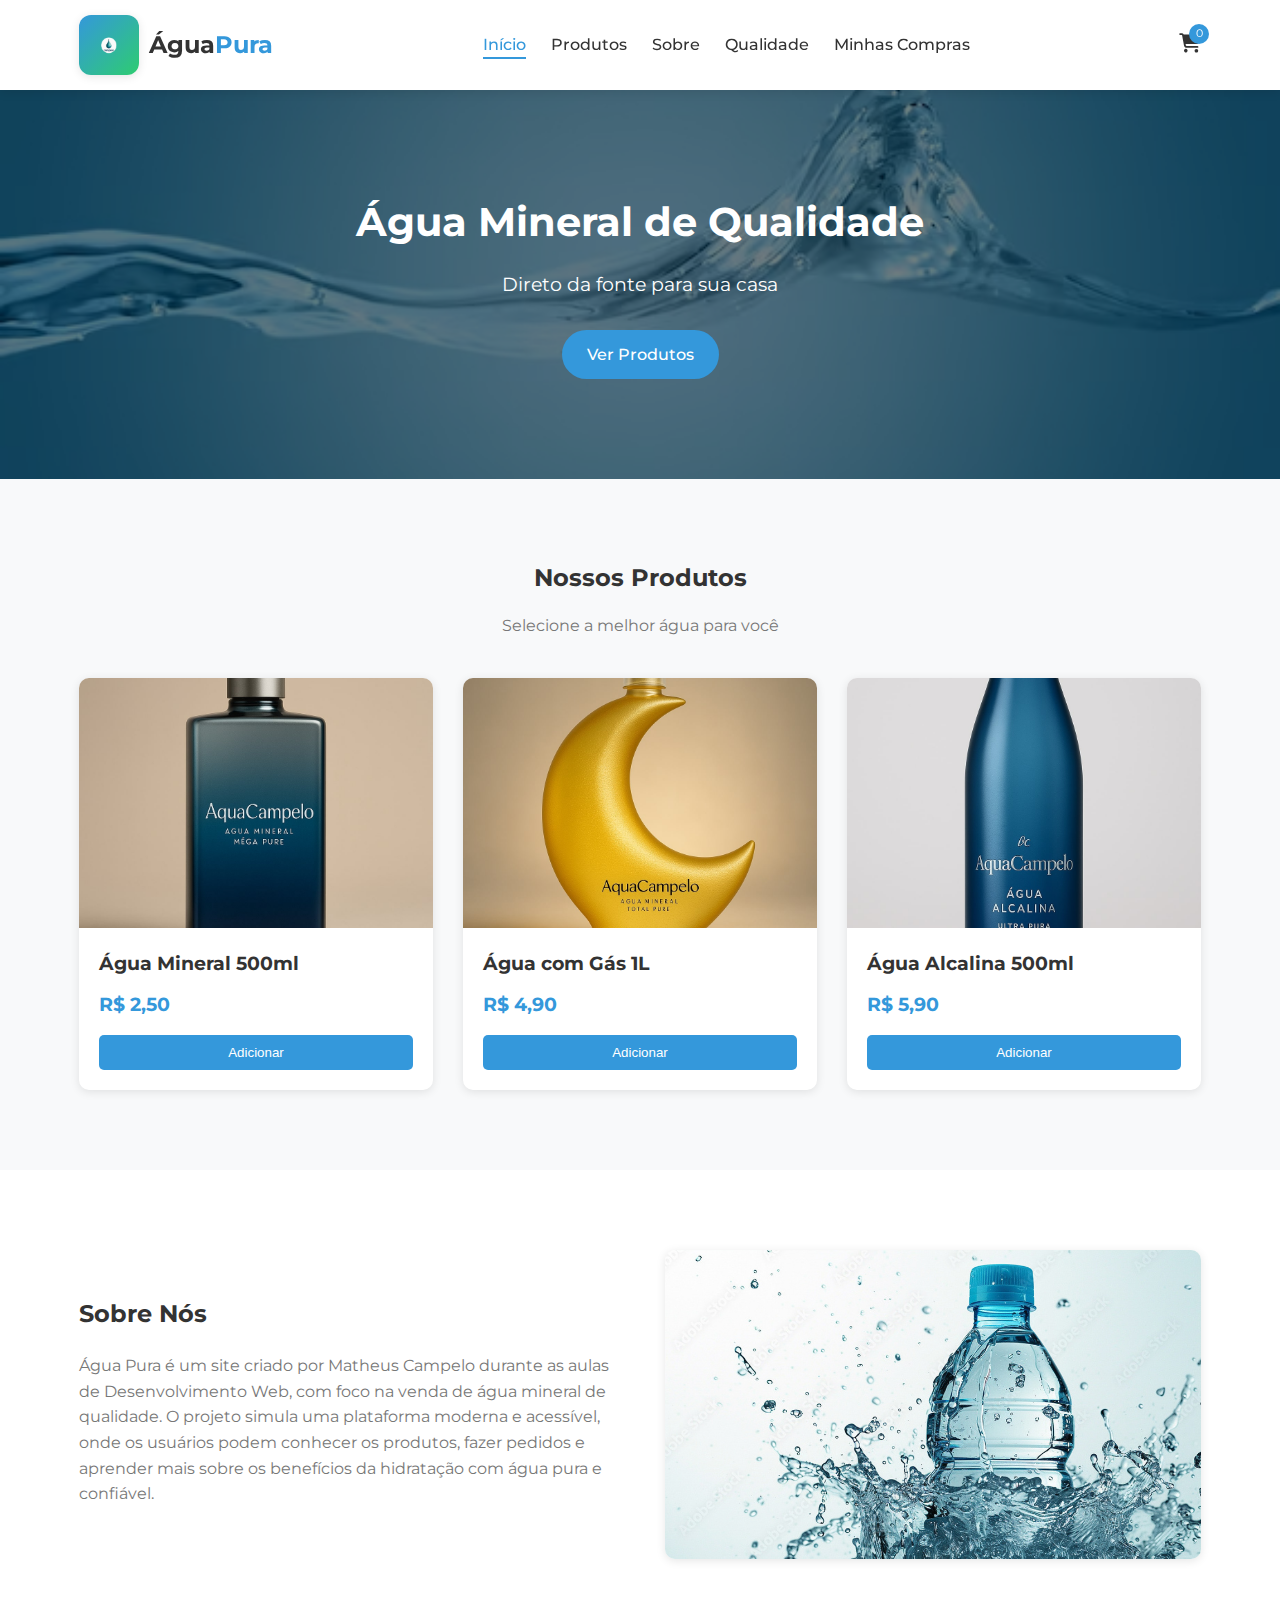
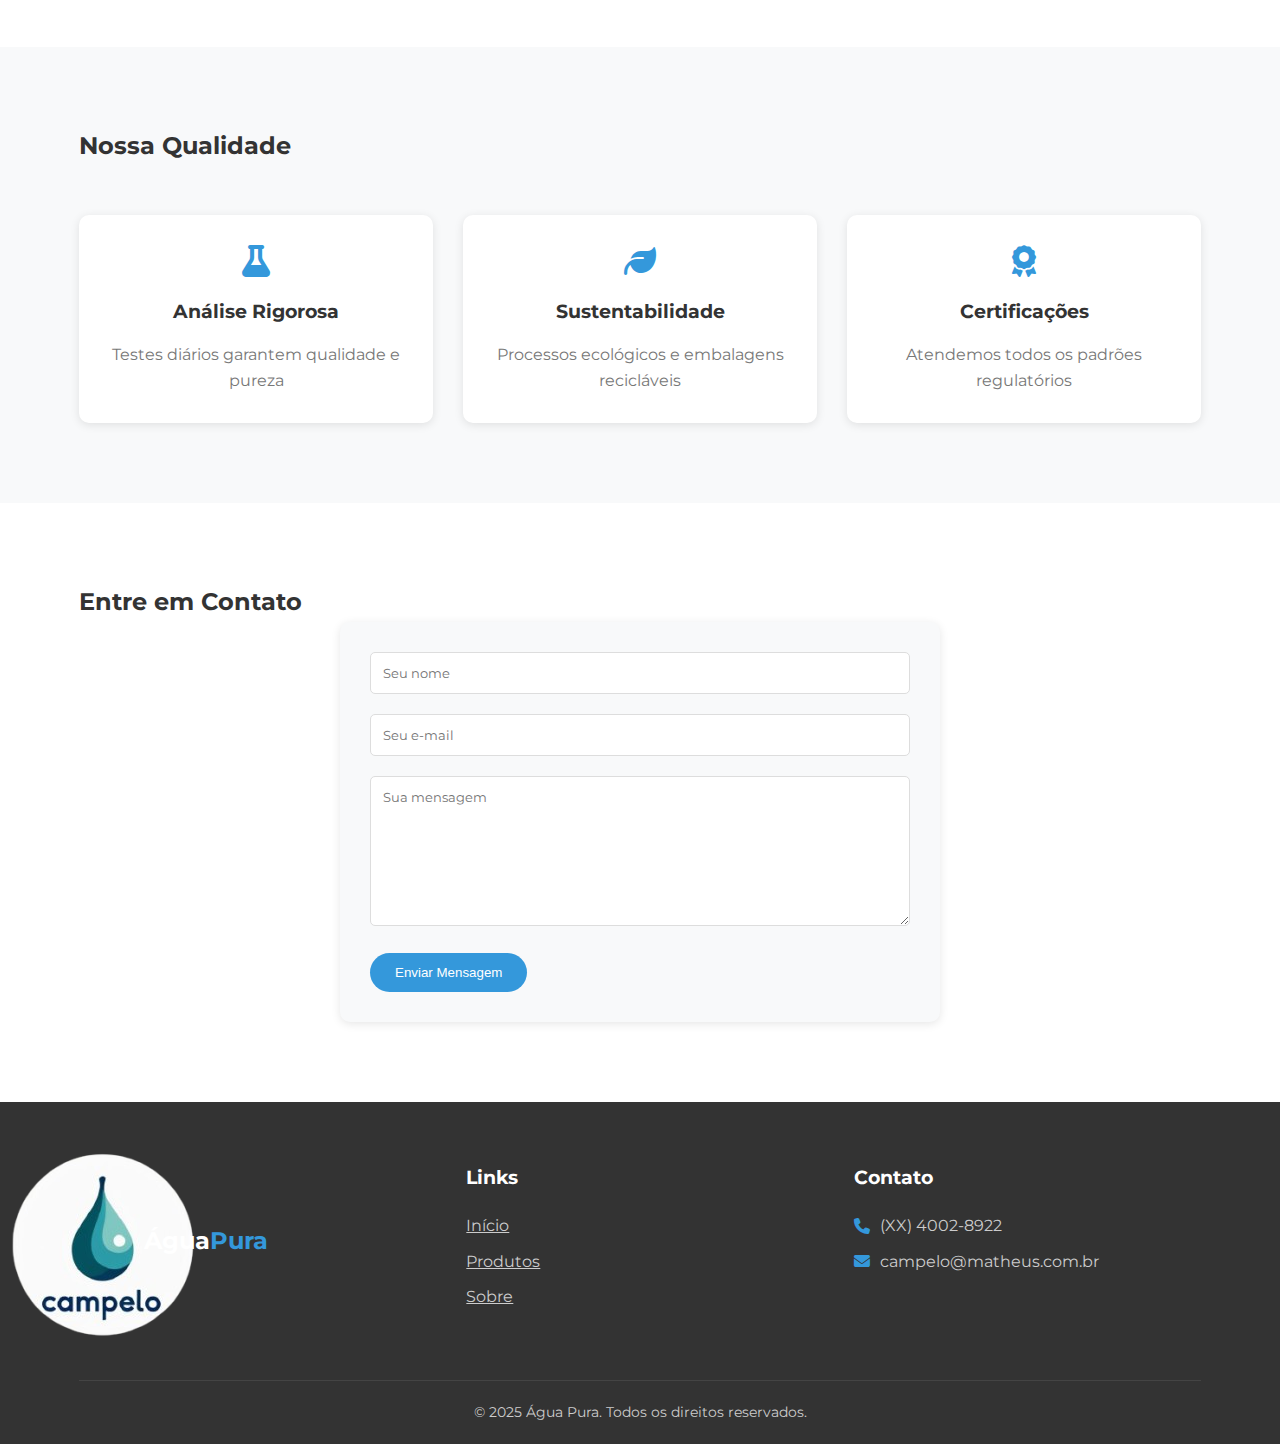
<file: index.html>
<!DOCTYPE html>
<html lang="pt-BR">
<head>
    <meta charset="UTF-8">
    <meta name="viewport" content="width=device-width, initial-scale=1.0">
    <title>Água Pura - Água Mineral Premium</title>
    <link rel="stylesheet" href="style.css">
    <link rel="stylesheet" href="https://cdnjs.cloudflare.com/ajax/libs/font-awesome/6.4.0/css/all.min.css">
    <link href="https://fonts.googleapis.com/css2?family=Montserrat:wght@400;500;600;700&display=swap" rel="stylesheet">
</head>
<body>
    <!-- Cabeçalho -->
    <header>
        <div class="container">
            <div class="logo-container">
                <div class="logo-circle">
                    <img src="assets/logo-agua.png" alt="Água Pura" class="logo-img">
                </div>
                <h1 class="logo-text">Água<span>Pura</span></h1>
            </div>
            
            <nav>
                <ul class="menu">
                    <li><a href="#inicio" class="active">Início</a></li>
                    <li><a href="#produtos">Produtos</a></li>
                    <li><a href="#sobre">Sobre</a></li>
                    <li><a href="#qualidade">Qualidade</a></li>
                    <li><a href="compras.html">Minhas Compras</a></li>
                </ul>
            </nav>
            
            <div class="user-area">
                <div class="cart-icon">
                    <i class="fas fa-shopping-cart"></i>
                    <span class="cart-count">0</span>
                </div>
                <button class="menu-mobile">
                    <i class="fas fa-bars"></i>
                </button>
            </div>
        </div>
    </header>

    <!-- Conteúdo Principal -->
    <main>
        <!-- Seção Hero -->
        <section id="inicio" class="hero">
            <div class="container">
                <div class="hero-content">
                    <h2>Água Mineral de Qualidade</h2>
                    <p>Direto da fonte para sua casa</p>
                    <a href="#produtos" class="btn">Ver Produtos</a>
                </div>
            </div>
        </section>

        <!-- Seção Produtos -->
        <section id="produtos" class="products">
            <div class="container">
                <h2>Nossos Produtos</h2>
                <p class="subtitle">Selecione a melhor água para você</p>
                
                <div class="product-grid">
                    <!-- Produto 1 -->
                    <div class="product-card">
                        <div class="product-image">
                            <img src="assets/produtos/agua-mineral.jpg" alt="Água Mineral 500ml">
                        </div>
                        <div class="product-info">
                            <h3>Água Mineral 500ml</h3>
                            <p class="price">R$ 2,50</p>
                            <button class="add-to-cart" data-id="1">Adicionar</button>
                        </div>
                    </div>
                    
                    <!-- Produto 2 -->
                    <div class="product-card">
                        <div class="product-image">
                            <img src="assets/produtos/agua-gas.jpg" alt="Água com Gás 1L">
                        </div>
                        <div class="product-info">
                            <h3>Água com Gás 1L</h3>
                            <p class="price">R$ 4,90</p>
                            <button class="add-to-cart" data-id="2">Adicionar</button>
                        </div>
                    </div>
                    
                    <!-- Produto 3 -->
                    <div class="product-card">
                        <div class="product-image">
                            <img src="assets/produtos/agua-alcalina.jpg" alt="Água Alcalina 500ml">
                        </div>
                        <div class="product-info">
                            <h3>Água Alcalina 500ml</h3>
                            <p class="price">R$ 5,90</p>
                            <button class="add-to-cart" data-id="3">Adicionar</button>
                        </div>
                    </div>
                </div>
            </div>
        </section>

        <!-- Seção Sobre -->
        <section id="sobre" class="about">
            <div class="container">
                <div class="about-content">
                    <h2>Sobre Nós</h2>
                    <p>Água Pura é um site criado por Matheus Campelo durante as aulas de Desenvolvimento Web, com foco na venda de água mineral de qualidade. O projeto simula uma plataforma moderna e acessível, onde os usuários podem conhecer os produtos, fazer pedidos e aprender mais sobre os benefícios da hidratação com água pura e confiável.</p>
                </div>
                <div class="about-image">
                    <img src="assets/sobre-nos.jpeg" alt="Fonte de água mineral">
                </div>
            </div>
        </section>

        <!-- Seção Qualidade -->
        <section id="qualidade" class="quality">
            <div class="container">
                <h2>Nossa Qualidade</h2>
                <div class="quality-items">
                    <div class="quality-item">
                        <i class="fas fa-flask"></i>
                        <h3>Análise Rigorosa</h3>
                        <p>Testes diários garantem qualidade e pureza</p>
                    </div>
                    <div class="quality-item">
                        <i class="fas fa-leaf"></i>
                        <h3>Sustentabilidade</h3>
                        <p>Processos ecológicos e embalagens recicláveis</p>
                    </div>
                    <div class="quality-item">
                        <i class="fas fa-award"></i>
                        <h3>Certificações</h3>
                        <p>Atendemos todos os padrões regulatórios</p>
                    </div>
                </div>
            </div>
        </section>

        <!-- Seção Contato -->
        <section id="contato" class="contact">
            <div class="container">
                <h2>Entre em Contato</h2>
                <form id="contact-form" class="contact-form">
                    <div class="form-group">
                        <input type="text" id="name" placeholder="Seu nome" required>
                        <span class="error-message" id="name-error"></span>
                    </div>
                    <div class="form-group">
                        <input type="email" id="email" placeholder="Seu e-mail" required>
                        <span class="error-message" id="email-error"></span>
                    </div>
                    <div class="form-group">
                        <textarea id="message" placeholder="Sua mensagem" required></textarea>
                        <span class="error-message" id="message-error"></span>
                    </div>
                    <button type="submit" class="btn">Enviar Mensagem</button>
                </form>
            </div>
        </section>
    </main>

    <!-- Modal de Cadastro -->
    <div id="register-modal" class="modal-overlay">
        <div class="modal-content">
            <button class="close-modal">&times;</button>
            <h3>Finalize Seu Pedido</h3>
            <p class="modal-subtitle">Crie sua conta para completar a compra</p>
            <form id="register-form">
                <div class="form-group">
                    <input type="text" id="register-name" placeholder="Nome completo" required>
                </div>
                <div class="form-group">
                    <input type="email" id="register-email" placeholder="Seu e-mail" required>
                </div>
                <div class="form-group">
                    <input type="password" id="register-password" placeholder="Crie uma senha" required>
                </div>
                <button type="submit" class="btn">Criar conta e finalizar compra</button>
            </form>
        </div>
    </div>

    <!-- Carrinho de Compras -->
    <div class="cart-overlay">
        <div class="cart">
            <div class="cart-header">
                <h3>Seu Carrinho</h3>
                <button class="close-cart">&times;</button>
            </div>
            
            <div class="cart-content">
                <p class="empty-cart">Seu carrinho está vazio</p>
            </div>
            
            <div class="cart-footer">
                <div class="cart-total">
                    <span>Total:</span>
                    <span class="total-price">R$ 0,00</span>
                </div>
                <button class="checkout-btn">Finalizar Compra</button>
            </div>
        </div>
    </div>

    <!-- Rodapé -->
    <footer>
        <div class="container">
            <div class="footer-content">
                <div class="footer-logo">
                    <div class="logo-circle small">
                        <img src="assets/logo-agua.png" alt="Água Pura">
                    </div>
                    <h3>Água<span>Pura</span></h3>
                </div>
                <div class="footer-links">
                    <h4>Links</h4>
                    <ul>
                        <li><a href="#inicio">Início</a></li>
                        <li><a href="#produtos">Produtos</a></li>
                        <li><a href="#sobre">Sobre</a></li>
                    </ul>
                </div>
                <div class="footer-contact">
                    <h4>Contato</h4>
                    <p><i class="fas fa-phone"></i> (XX) 4002-8922</p>
                    <p><i class="fas fa-envelope"></i> campelo@matheus.com.br</p>
                </div>
            </div>
            <div class="footer-bottom">
                <p>&copy; 2025 Água Pura. Todos os direitos reservados.</p>
            </div>
        </div>
    </footer>

    <script src="script.js"></script>
</body>
</html>
</file>
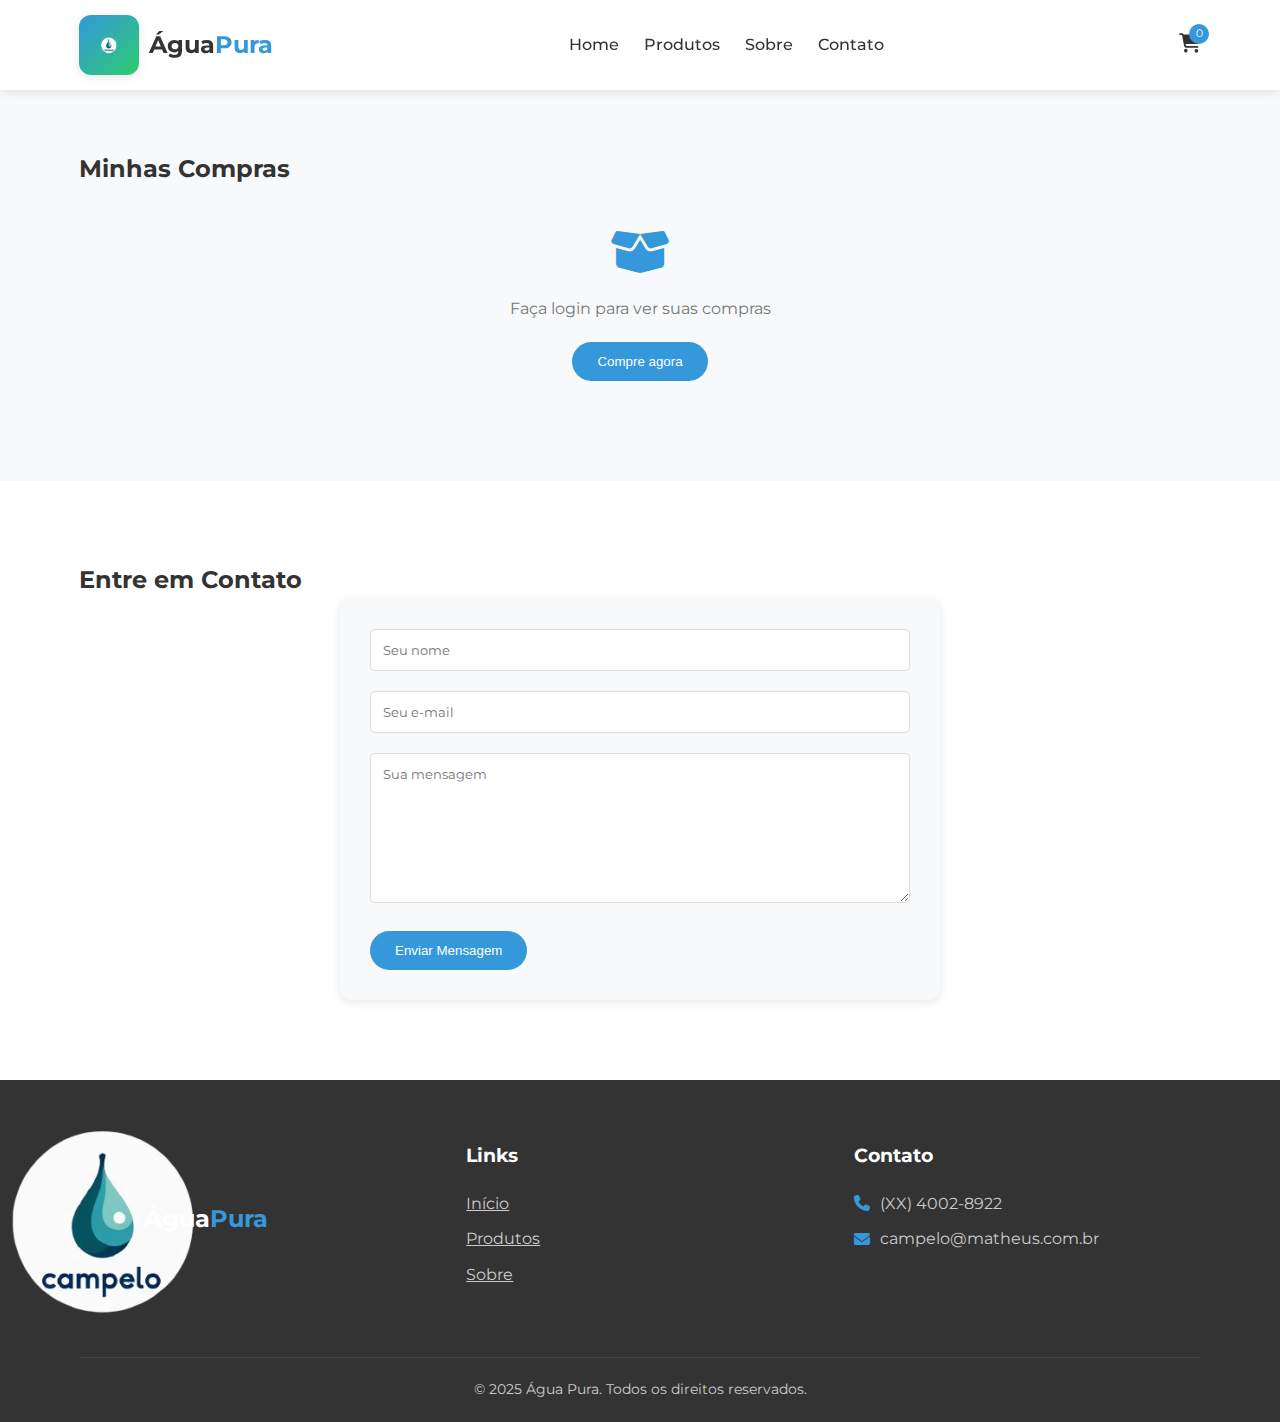
<file: compras.html>
<!DOCTYPE html>
<html lang="pt-BR">
<head>
    <meta charset="UTF-8">
    <meta name="viewport" content="width=device-width, initial-scale=1.0">
    <title>Minhas Compras - Água Pura</title>
    <link rel="stylesheet" href="style.css">
    <link rel="stylesheet" href="https://cdnjs.cloudflare.com/ajax/libs/font-awesome/6.4.0/css/all.min.css">
    <link href="https://fonts.googleapis.com/css2?family=Montserrat:wght@400;500;600;700&display=swap" rel="stylesheet">
</head>
<body>
    <!-- Cabeçalho -->
    <header>
        <div class="container">
            <div class="logo-container">
                <div class="logo-circle">
                    <img src="assets/logo-agua.png" alt="Água Pura" class="logo-img">
                </div>
                <h1 class="logo-text">Água<span>Pura</span></h1>
            </div>
            
            <nav>
                <ul class="menu">
                    <li><a href="index.html">Home</a></li>
                    <li><a href="index.html#produtos">Produtos</a></li>
                    <li><a href="index.html#sobre">Sobre</a></li>
                    <li><a href="#contato">Contato</a></li>
                </ul>
            </nav>
            
            <div class="user-area">
                <div class="cart-icon">
                    <i class="fas fa-shopping-cart"></i>
                    <span class="cart-count">0</span>
                </div>
                <button class="menu-mobile">
                    <i class="fas fa-bars"></i>
                </button>
            </div>
        </div>
    </header>

    <!-- Conteúdo Principal -->
    <main>
        <!-- Seção Compras -->
        <section class="compras-section">
            <div class="container">
                <h2>Minhas Compras</h2>
                <div id="purchases-container">
                    <div class="empty-purchases">
                        <i class="fas fa-box-open"></i>
                        <p>Nenhuma compra encontrada</p>
                        <a href="index.html#produtos" class="btn">Compre agora</a>
                    </div>
                </div>
            </div>
        </section>

        <!-- Seção Contato -->
        <section id="contato" class="contact">
            <div class="container">
                <h2>Entre em Contato</h2>
                <form id="contact-form" class="contact-form">
                    <div class="form-group">
                        <input type="text" id="name" placeholder="Seu nome" required>
                        <span class="error-message" id="name-error"></span>
                    </div>
                    <div class="form-group">
                        <input type="email" id="email" placeholder="Seu e-mail" required>
                        <span class="error-message" id="email-error"></span>
                    </div>
                    <div class="form-group">
                        <textarea id="message" placeholder="Sua mensagem" required></textarea>
                        <span class="error-message" id="message-error"></span>
                    </div>
                    <button type="submit" class="btn">Enviar Mensagem</button>
                </form>
            </div>
        </section>
    </main>

    <!-- Carrinho de Compras -->
    <div class="cart-overlay">
        <div class="cart">
            <div class="cart-header">
                <h3>Seu Carrinho</h3>
                <button class="close-cart">&times;</button>
            </div>
            
            <div class="cart-content">
                <p class="empty-cart">Seu carrinho está vazio</p>
            </div>
            
            <div class="cart-footer">
                <div class="cart-total">
                    <span>Total:</span>
                    <span class="total-price">R$ 0,00</span>
                </div>
                <button class="checkout-btn">Finalizar Compra</button>
            </div>
        </div>
    </div>

    <!-- Rodapé -->
    <footer>
        <div class="container">
            <div class="footer-content">
                <div class="footer-logo">
                    <div class="logo-circle small">
                        <img src="assets/logo-agua.png" alt="Água Pura">
                    </div>
                    <h3>Água<span>Pura</span></h3>
                </div>
                <div class="footer-links">
                    <h4>Links</h4>
                    <ul>
                        <li><a href="index.html">Início</a></li>
                        <li><a href="index.html#produtos">Produtos</a></li>
                        <li><a href="index.html#sobre">Sobre</a></li>
                    </ul>
                </div>
                <div class="footer-contact">
                    <h4>Contato</h4>
                    <p><i class="fas fa-phone"></i> (XX) 4002-8922</p>
                    <p><i class="fas fa-envelope"></i> campelo@matheus.com.br</p>
                </div>
            </div>
            <div class="footer-bottom">
                <p>&copy; 2025 Água Pura. Todos os direitos reservados.</p>
            </div>
        </div>
    </footer>

    <script src="script.js"></script>
</body>
</html>
</file>
<file: style.css>
:root {
    --primary-color: #3498db;
    --primary-dark: #2980b9;
    --secondary-color: #2ecc71;
    --text-color: #333;
    --text-light: #777;
    --light-color: #f8f9fa;
    --white: #fff;
    --shadow: 0 2px 10px rgba(0,0,0,0.1);
    --transition: all 0.3s ease;
}

* {
    margin: 0;
    padding: 0;
    box-sizing: border-box;
}

body {
    font-family: 'Montserrat', sans-serif;
    color: var(--text-color);
    line-height: 1.6;
    background-color: var(--light-color);
}

.container {
    width: 90%;
    max-width: 1200px;
    margin: 0 auto;
    padding: 0 15px;
}

/* Botões */
.btn {
    display: inline-block;
    padding: 12px 25px;
    background-color: var(--primary-color);
    color: var(--white);
    border: none;
    border-radius: 50px;
    font-weight: 500;
    cursor: pointer;
    transition: var(--transition);
    text-decoration: none;
    text-align: center;
}

.btn:hover {
    background-color: var(--primary-dark);
    transform: translateY(-3px);
    box-shadow: 0 5px 15px rgba(0,0,0,0.1);
}

/* Cabeçalho */
header {
    background-color: var(--white);
    box-shadow: var(--shadow);
    padding: 15px 0;
    position: sticky;
    top: 0;
    z-index: 1000;
}

header .container {
    display: flex;
    justify-content: space-between;
    align-items: center;
}

.logo-container {
    display: flex;
    align-items: center;
    gap: 10px;
}

.logo-circle {
    width: 60px;
    height: 60px;
    border-radius: 12px;
    background: linear-gradient(135deg, var(--primary-color), var(--secondary-color));
    display: flex;
    align-items: center;
    justify-content: center;
    box-shadow: var(--shadow);
    transition: var(--transition);
    padding: 1px;
}

.logo-circle:hover {
    transform: rotate(15deg) scale(1.1);
}

.logo-circle.small {
    width: 50px;
    height: 50px;
}

.logo-img {
    width: 95%;
    height: 95%;
    object-fit: contain;
}

.logo-text {
    font-weight: 700;
    font-size: 1.5rem;
    color: var(--text-color);
}

.logo-text span {
    color: var(--primary-color);
}

nav ul {
    display: flex;
    list-style: none;
    gap: 25px;
}

nav a {
    text-decoration: none;
    color: var(--text-color);
    font-weight: 500;
    padding: 5px 0;
    position: relative;
    transition: var(--transition);
}

nav a::after {
    content: '';
    position: absolute;
    width: 0;
    height: 2px;
    bottom: 0;
    left: 0;
    background-color: var(--primary-color);
    transition: var(--transition);
}

nav a:hover::after,
nav a.active::after {
    width: 100%;
}

nav a.active {
    color: var(--primary-color);
}

.user-area {
    display: flex;
    align-items: center;
    gap: 20px;
}

.cart-icon {
    position: relative;
    cursor: pointer;
}

.cart-icon i {
    font-size: 1.2rem;
    color: var(--text-color);
}

.cart-count {
    position: absolute;
    top: -8px;
    right: -8px;
    background-color: var(--primary-color);
    color: var(--white);
    border-radius: 50%;
    width: 20px;
    height: 20px;
    display: flex;
    justify-content: center;
    align-items: center;
    font-size: 0.7rem;
}

.menu-mobile {
    display: none;
    background: none;
    border: none;
    font-size: 1.2rem;
    color: var(--text-color);
    cursor: pointer;
}

/* Hero Section */
.hero {
    background: linear-gradient(rgba(0,0,0,0.5), rgba(0,0,0,0.5)), url("assets/agua-grad.jpg");
    background-size: cover;
    background-position: center;
    color: var(--white);
    text-align: center;
    padding: 100px 0;
}

.hero-content {
    max-width: 600px;
    margin: 0 auto;
}

.hero h2 {
    font-size: 2.5rem;
    margin-bottom: 15px;
}

.hero p {
    font-size: 1.2rem;
    margin-bottom: 30px;
}

/* Products Section */
.products {
    padding: 80px 0;
}

.products h2 {
    text-align: center;
    margin-bottom: 15px;
}

.subtitle {
    text-align: center;
    color: var(--text-light);
    margin-bottom: 40px;
}

.product-grid {
    display: grid;
    grid-template-columns: repeat(auto-fit, minmax(280px, 1fr));
    gap: 30px;
}

.product-card {
    background-color: var(--white);
    border-radius: 10px;
    overflow: hidden;
    box-shadow: var(--shadow);
    transition: var(--transition);
}

.product-card:hover {
    transform: translateY(-10px);
    box-shadow: 0 15px 30px rgba(0,0,0,0.1);
}

.product-image {
    height: 250px;
    overflow: hidden;
}

.product-image img {
    width: 100%;
    height: 100%;
    object-fit: cover;
    transition: var(--transition);
}

.product-card:hover .product-image img {
    transform: scale(1.05);
}

.product-info {
    padding: 20px;
}

.product-info h3 {
    margin-bottom: 10px;
    font-size: 1.2rem;
}

.price {
    font-weight: bold;
    color: var(--primary-color);
    font-size: 1.2rem;
    margin-bottom: 15px;
    display: block;
}

.add-to-cart {
    width: 100%;
    padding: 10px;
    background-color: var(--primary-color);
    color: var(--white);
    border: none;
    border-radius: 5px;
    cursor: pointer;
    transition: var(--transition);
    font-weight: 500;
}

.add-to-cart:hover {
    background-color: var(--primary-dark);
}

/* About Section */
.about {
    padding: 80px 0;
    background-color: var(--white);
}

.about .container {
    display: grid;
    grid-template-columns: 1fr 1fr;
    gap: 50px;
    align-items: center;
}

.about-content h2 {
    margin-bottom: 20px;
}

.about-content p {
    margin-bottom: 15px;
    color: var(--text-light);
}

.about-image img {
    border-radius: 10px;
    box-shadow: var(--shadow);
    width: 100%;
    height: auto;
}

/* Quality Section */
.quality {
    padding: 80px 0;
    background-color: var(--light-color);
}

.quality-items {
    display: grid;
    grid-template-columns: repeat(auto-fit, minmax(250px, 1fr));
    gap: 30px;
    margin-top: 50px;
}

.quality-item {
    background-color: var(--white);
    padding: 30px;
    border-radius: 10px;
    box-shadow: var(--shadow);
    text-align: center;
    transition: var(--transition);
}

.quality-item:hover {
    transform: translateY(-10px);
}

.quality-item i {
    font-size: 2rem;
    color: var(--primary-color);
    margin-bottom: 20px;
}

.quality-item h3 {
    margin-bottom: 15px;
}

.quality-item p {
    color: var(--text-light);
}

/* Contact Section */
.contact {
    padding: 80px 0;
    background-color: var(--white);
}

.contact-form {
    max-width: 600px;
    margin: 0 auto;
    background-color: var(--light-color);
    padding: 30px;
    border-radius: 10px;
    box-shadow: var(--shadow);
}

.form-group {
    margin-bottom: 20px;
    position: relative;
}

.form-group input,
.form-group textarea {
    width: 100%;
    padding: 12px;
    border: 1px solid #ddd;
    border-radius: 5px;
    font-family: inherit;
}

.form-group textarea {
    height: 150px;
    resize: vertical;
}

.error-message {
    color: #e74c3c;
    font-size: 0.8rem;
    margin-top: 5px;
    display: none;
}

.form-group input.error,
.form-group textarea.error {
    border-color: #e74c3c;
}

/* Modal de Cadastro */
.modal-overlay {
    position: fixed;
    top: 0;
    left: 0;
    width: 100%;
    height: 100%;
    background-color: rgba(0,0,0,0.7);
    display: none;
    justify-content: center;
    align-items: center;
    z-index: 2000;
}

.modal-content {
    background-color: var(--white);
    padding: 30px;
    border-radius: 10px;
    width: 90%;
    max-width: 500px;
    position: relative;
    animation: modalFadeIn 0.3s ease-out;
}

.modal-subtitle {
    color: var(--text-light);
    margin-bottom: 20px;
    text-align: center;
}

.close-modal {
    position: absolute;
    top: 15px;
    right: 15px;
    background: none;
    border: none;
    font-size: 1.5rem;
    cursor: pointer;
    color: var(--text-light);
}

/* Seção de Compras */
.compras-section {
    padding: 60px 0;
    background-color: var(--light-color);
}

.purchase-card {
    background-color: var(--white);
    border-radius: 10px;
    padding: 20px;
    margin: 0 auto 20px;
    box-shadow: var(--shadow);
    display: flex;
    gap: 20px;
    align-items: center;
    max-width: 800px;
}

.purchase-image {
    width: 120px;
    height: 120px;
    border-radius: 5px;
    overflow: hidden;
    flex-shrink: 0;
}

.purchase-image img {
    width: 100%;
    height: 100%;
    object-fit: cover;
}

.purchase-info {
    flex: 1;
}

.purchase-header {
    display: flex;
    justify-content: space-between;
    margin-bottom: 10px;
    align-items: center;
}

.purchase-id {
    font-size: 0.9rem;
    color: var(--text-light);
}

.purchase-date {
    font-size: 0.9rem;
    color: var(--text-light);
}

.purchase-items {
    margin-top: 10px;
}

.purchase-item {
    display: flex;
    justify-content: space-between;
    margin-bottom: 8px;
    padding-bottom: 8px;
    border-bottom: 1px dashed #eee;
}

.purchase-total {
    font-weight: bold;
    margin-top: 15px;
    text-align: right;
    font-size: 1.1rem;
}

.cancel-order {
    background-color: #e74c3c;
    color: white;
    border: none;
    padding: 8px 15px;
    border-radius: 5px;
    cursor: pointer;
    margin-top: 10px;
    transition: var(--transition);
    font-size: 0.9rem;
}

.cancel-order:hover {
    background-color: #c0392b;
}

.empty-purchases {
    text-align: center;
    padding: 40px 0;
}

.empty-purchases i {
    font-size: 3rem;
    color: var(--primary-color);
    margin-bottom: 20px;
}

.empty-purchases p {
    margin-bottom: 20px;
    color: var(--text-light);
}

/* Carrinho de Compras */
.cart-overlay {
    position: fixed;
    top: 0;
    right: 0;
    width: 100%;
    height: 100%;
    background-color: rgba(0,0,0,0.5);
    z-index: 1000;
    display: none;
    justify-content: flex-end;
}

.cart {
    width: 100%;
    max-width: 400px;
    height: 100%;
    background-color: var(--white);
    display: flex;
    flex-direction: column;
}

.cart-header {
    padding: 20px;
    display: flex;
    justify-content: space-between;
    align-items: center;
    border-bottom: 1px solid #eee;
}

.close-cart {
    background: none;
    border: none;
    font-size: 1.5rem;
    cursor: pointer;
}

.cart-content {
    flex: 1;
    padding: 20px;
    overflow-y: auto;
}

.cart-item {
    display: flex;
    margin-bottom: 15px;
    padding-bottom: 15px;
    border-bottom: 1px solid #eee;
}

.cart-item img {
    width: 60px;
    height: 60px;
    object-fit: cover;
    margin-right: 15px;
}

.cart-item-info {
    flex: 1;
}

.cart-item h4 {
    margin-bottom: 5px;
}

.cart-item p {
    color: var(--primary-color);
    margin-bottom: 5px;
}

.cart-item-remove {
    background: none;
    border: none;
    color: #ff0000;
    cursor: pointer;
}

.empty-cart {
    text-align: center;
    color: var(--text-light);
}

.cart-footer {
    padding: 20px;
    border-top: 1px solid #eee;
}

.cart-total {
    display: flex;
    justify-content: space-between;
    margin-bottom: 20px;
    font-weight: bold;
    font-size: 1.2rem;
}

.checkout-btn {
    width: 100%;
    padding: 12px;
    background-color: var(--primary-color);
    color: var(--white);
    border: none;
    border-radius: 5px;
    cursor: pointer;
    transition: var(--transition);
}

.checkout-btn:hover {
    background-color: var(--primary-dark);
}

/* Footer */
footer {
    background-color: var(--text-color);
    color: var(--white);
    padding: 60px 0 0;
}

.footer-content {
    display: grid;
    grid-template-columns: repeat(auto-fit, minmax(250px, 1fr));
    gap: 40px;
    margin-bottom: 60px;
}

.footer-logo {
    display: flex;
    align-items: center;
    gap: 15px;
}

.footer-logo h3 {
    font-size: 1.5rem;
}

.footer-logo span {
    color: var(--primary-color);
}

.footer-links h4,
.footer-contact h4 {
    margin-bottom: 20px;
    font-size: 1.2rem;
}

.footer-links ul {
    list-style: none;
}

.footer-links li {
    margin-bottom: 10px;
}

.footer-links a {
    color: #ccc;
    transition: var(--transition);
}

.footer-links a:hover {
    color: var(--white);
}

.footer-contact p {
    margin-bottom: 10px;
    display: flex;
    align-items: center;
    gap: 10px;
    color: #ccc;
}

.footer-contact i {
    color: var(--primary-color);
}

.footer-bottom {
    text-align: center;
    padding: 20px 0;
    border-top: 1px solid #444;
    color: #ccc;
    font-size: 0.9rem;
}

/* Notificação */
.notification {
    position: fixed;
    top: 20px;
    left: 50%;
    transform: translateX(-50%);
    background-color: var(--secondary-color);
    color: white;
    padding: 15px 30px;
    border-radius: 50px;
    box-shadow: 0 4px 15px rgba(0,0,0,0.2);
    z-index: 3000;
    display: none;
    align-items: center;
    gap: 10px;
}

.notification i {
    font-size: 1.2rem;
}

@keyframes modalFadeIn {
    from { opacity: 0; transform: translateY(-20px); }
    to { opacity: 1; transform: translateY(0); }
}

/* Responsividade */
@media (max-width: 992px) {
    .about .container {
        grid-template-columns: 1fr;
    }
    
    .about-image {
        order: -1;
    }
}

@media (max-width: 768px) {
    nav ul {
        display: none;
        position: fixed;
        top: 80px;
        left: 0;
        width: 100%;
        background-color: var(--white);
        flex-direction: column;
        padding: 20px;
        box-shadow: var(--shadow);
    }
    
    nav ul.active {
        display: flex;
    }
    
    .menu-mobile {
        display: block;
    }
    
    .hero {
        padding: 80px 0;
    }
    
    .hero h2 {
        font-size: 2rem;
    }
    
    .section {
        padding: 60px 0;
    }
    
    .cart {
        max-width: 100%;
    }
    
    .purchase-card {
        flex-direction: column;
    }
    
    .purchase-image {
        width: 100%;
        height: 150px;
    }
}

@media (max-width: 480px) {
    .hero h2 {
        font-size: 1.8rem;
    }
    
    .product-grid {
        grid-template-columns: 1fr;
    }
    
    .footer-content {
        grid-template-columns: 1fr;
    }
    
    .logo-circle {
        width: 50px;
        height: 50px;
    }
    
    .logo-text {
        font-size: 1.3rem;
    }
}
</file>
